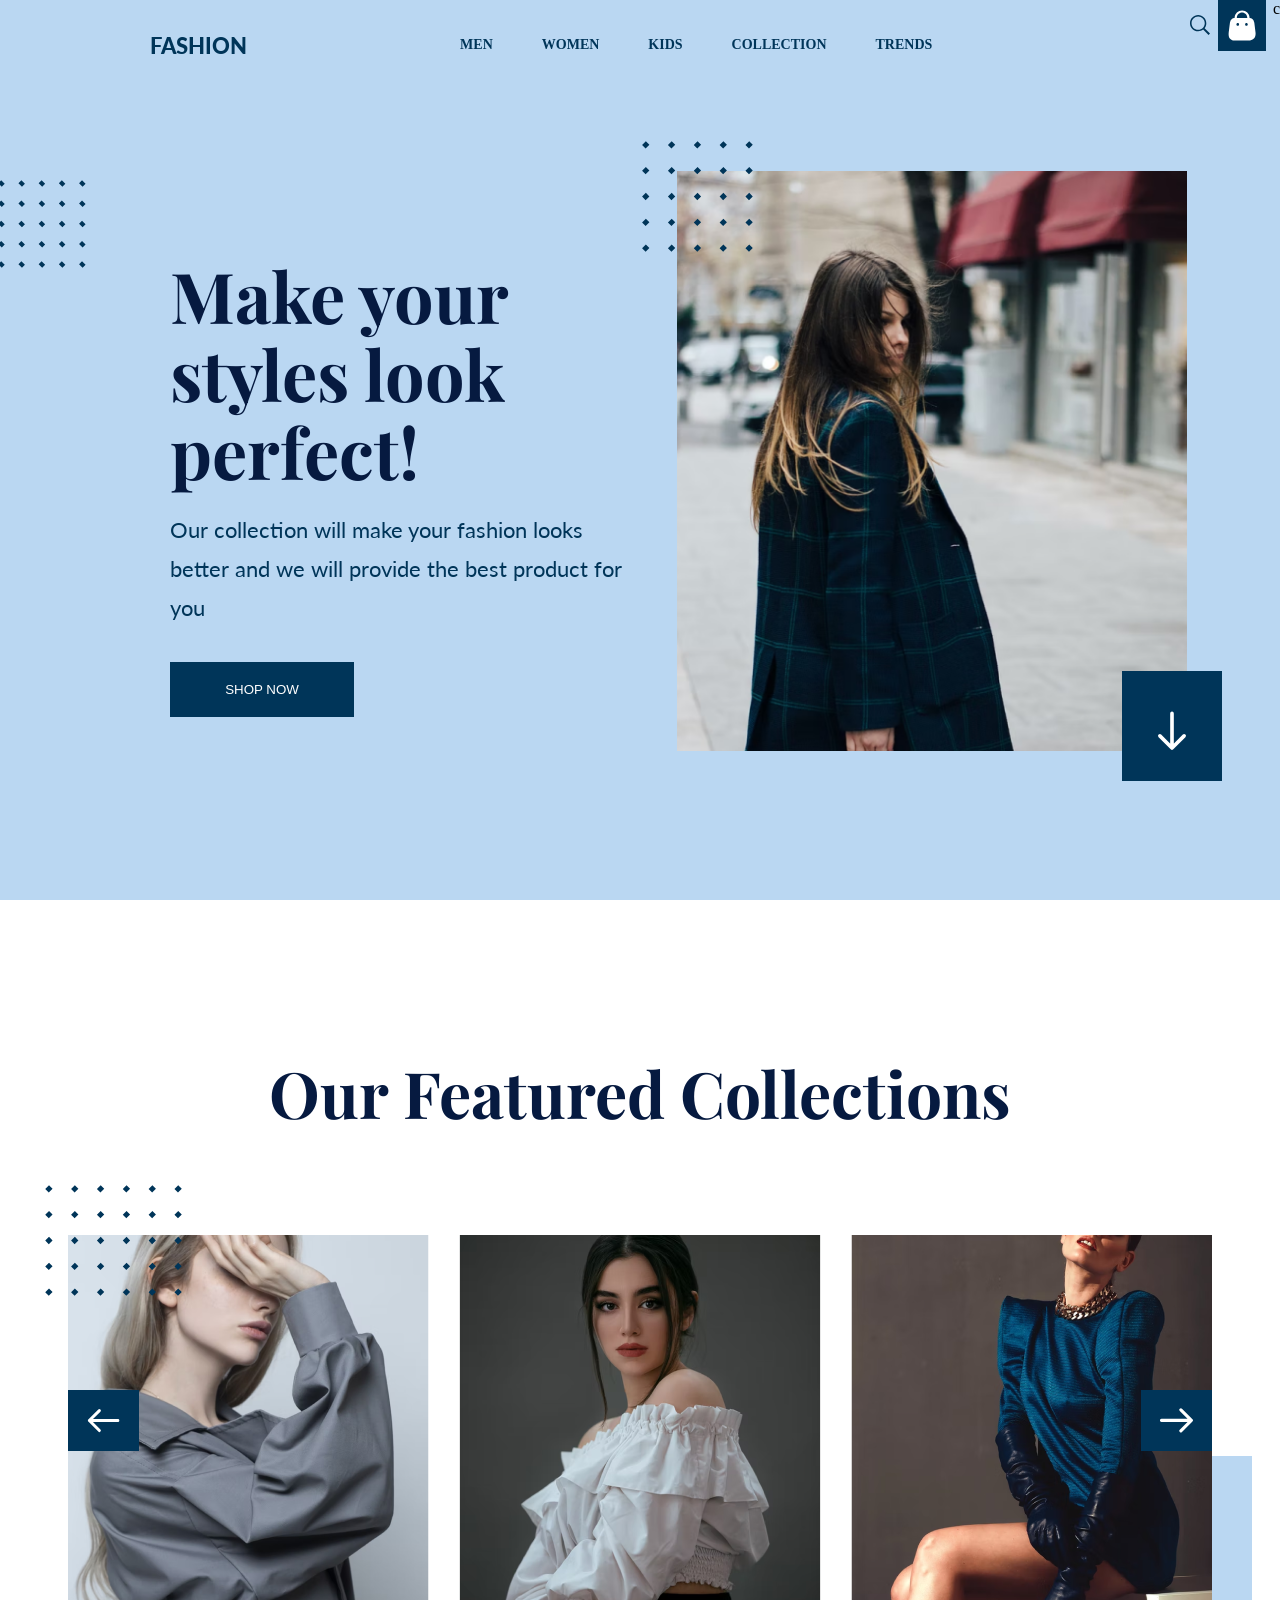
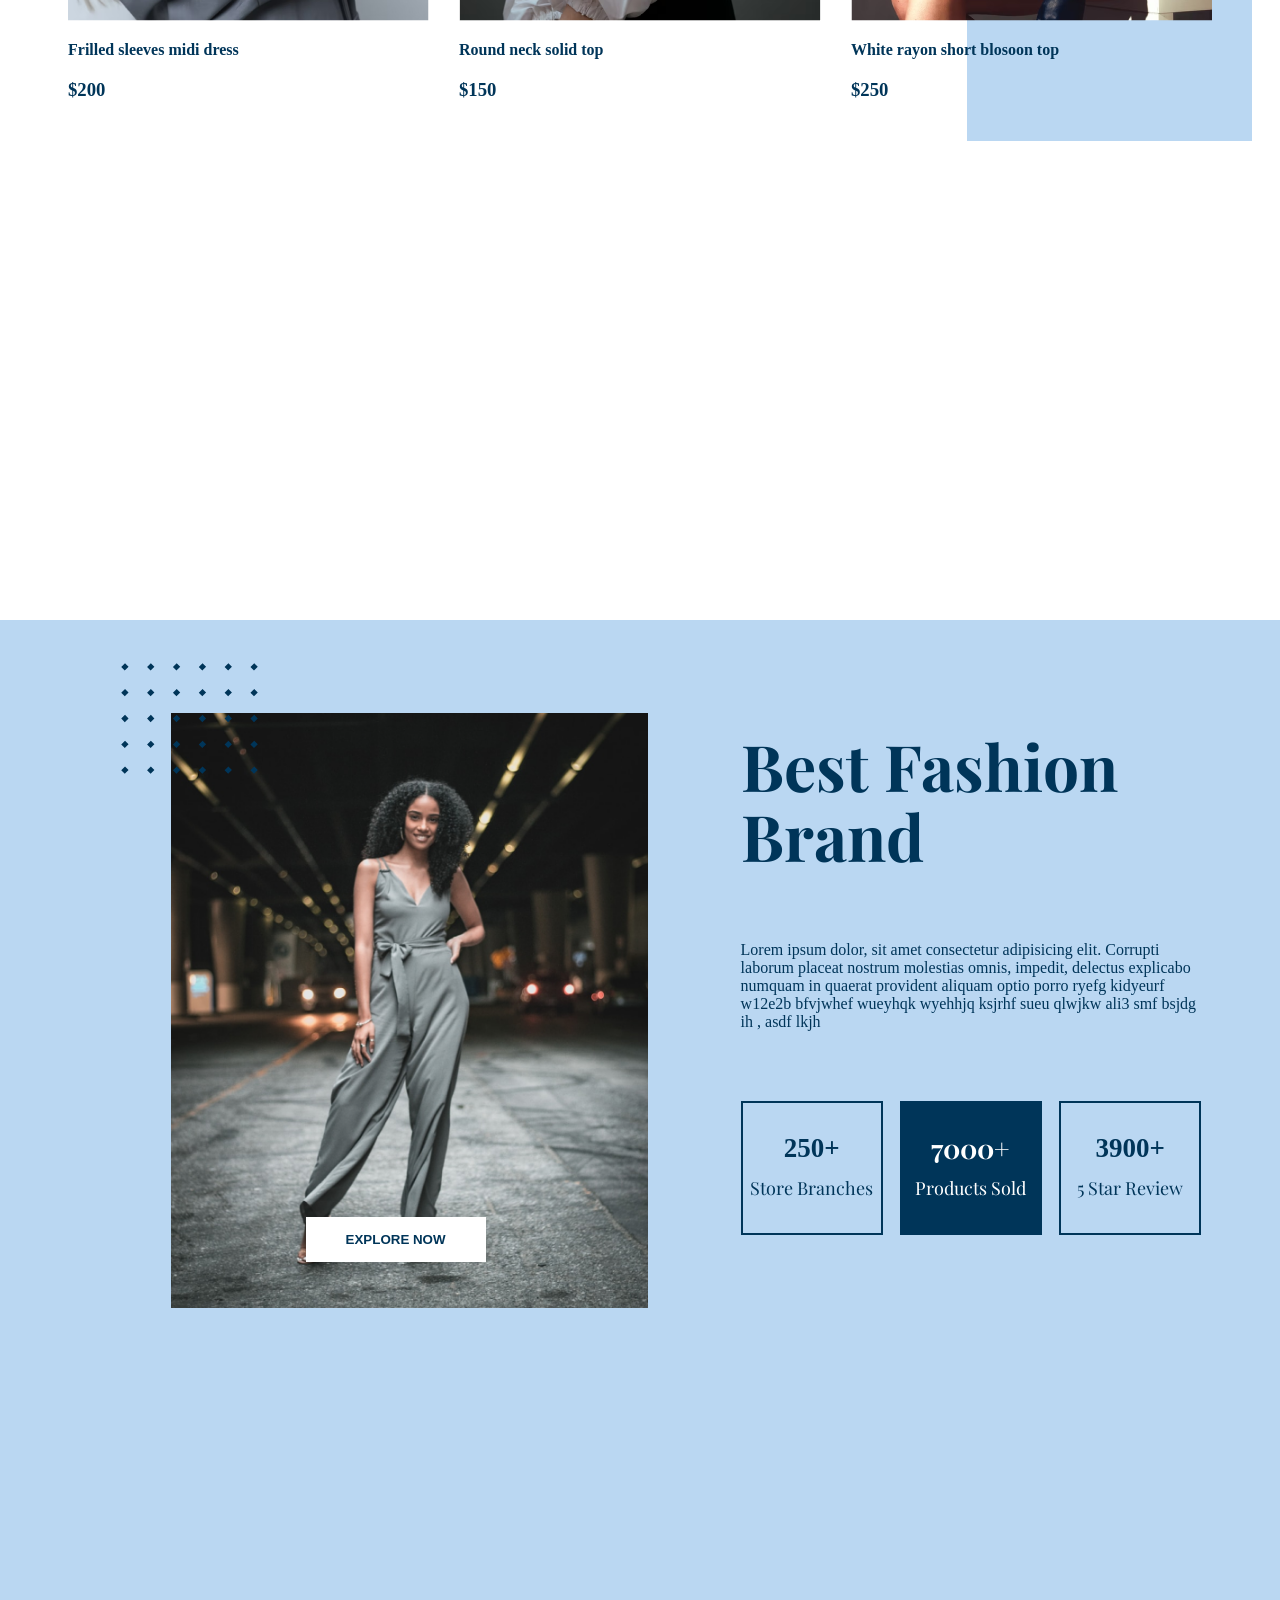
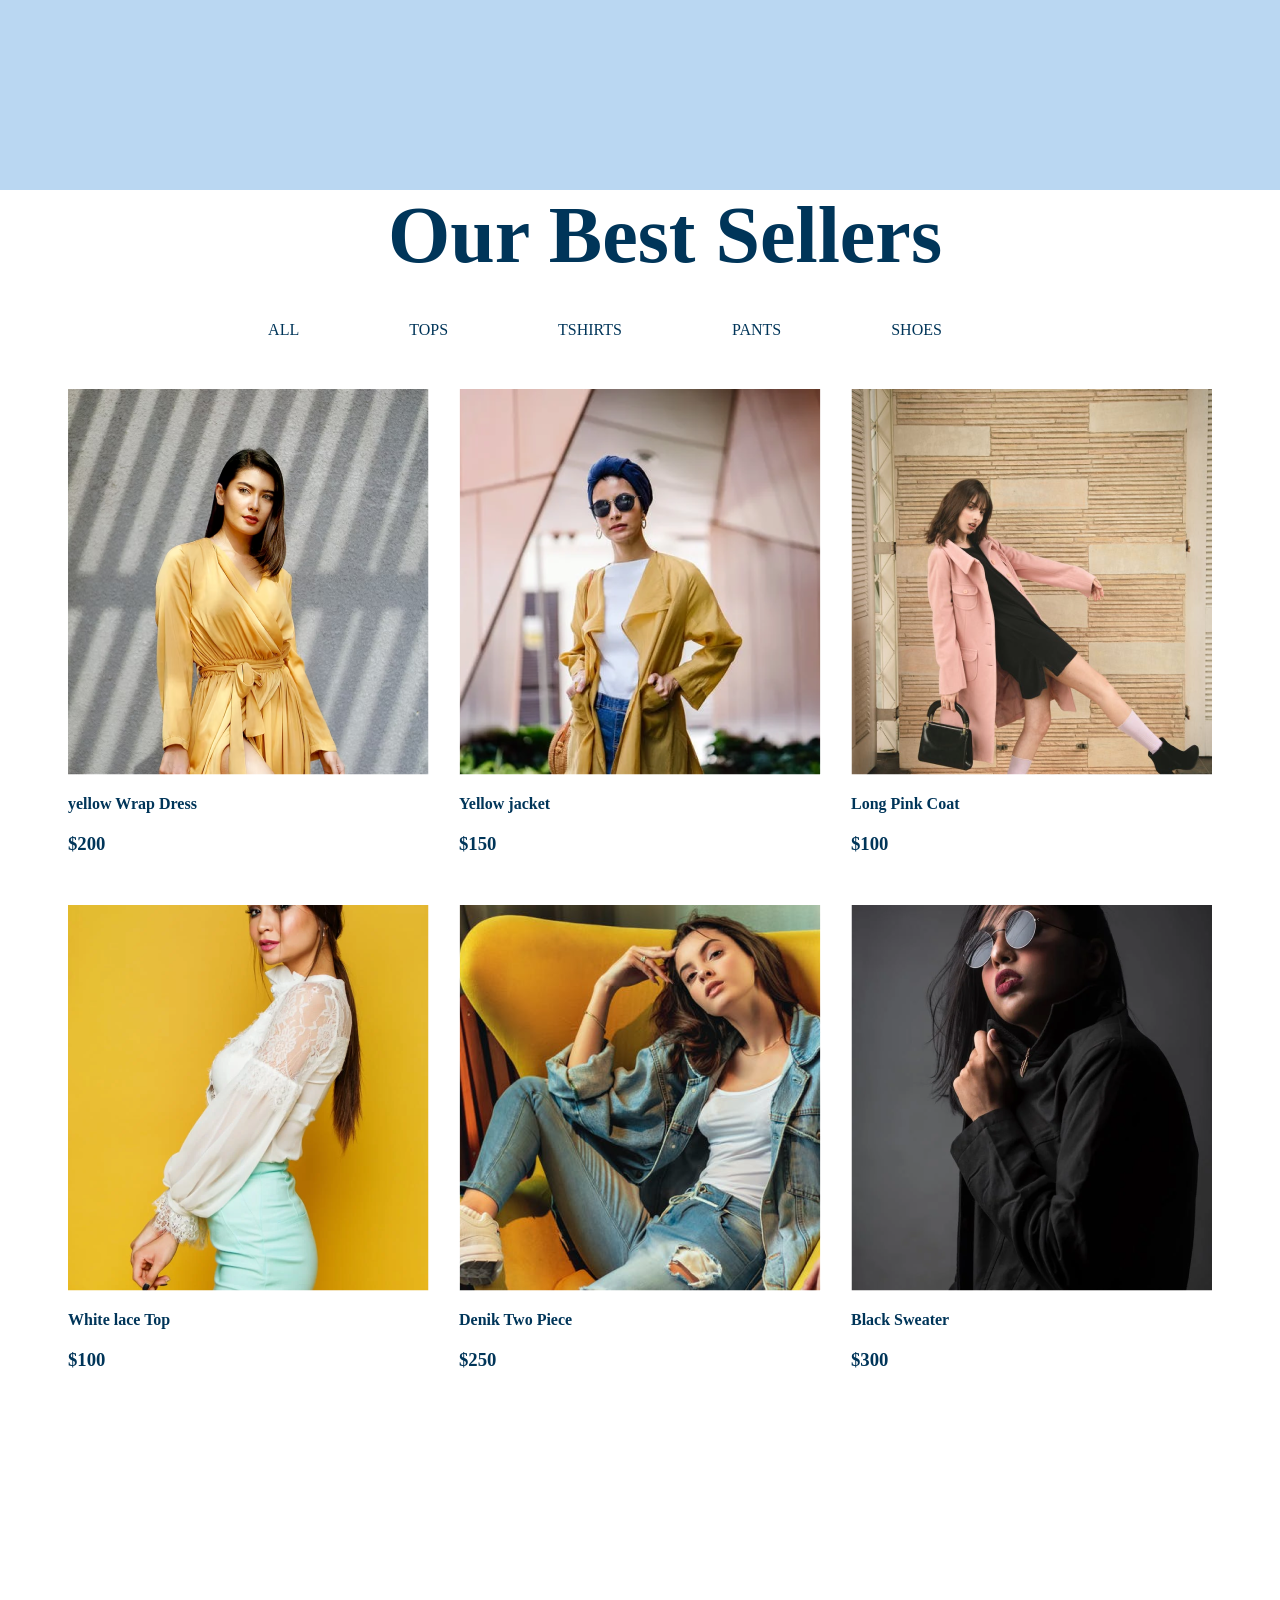
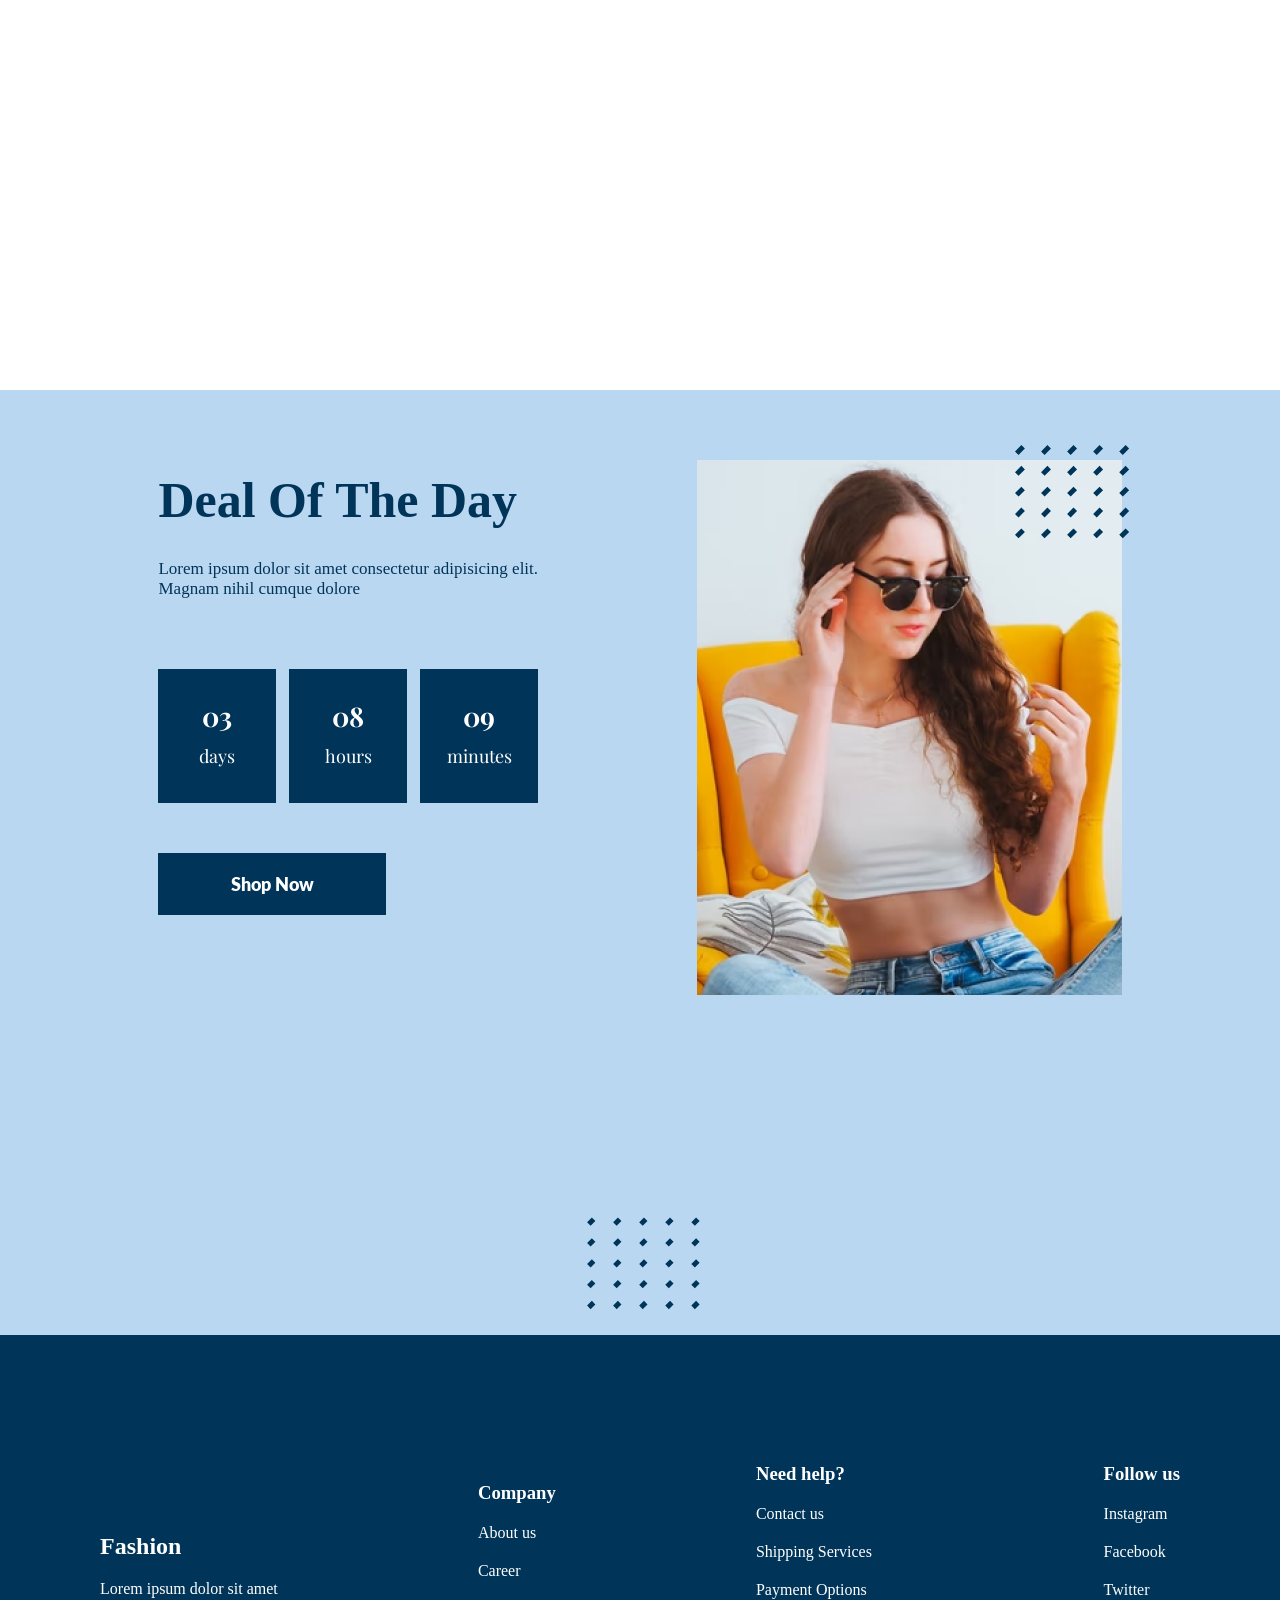
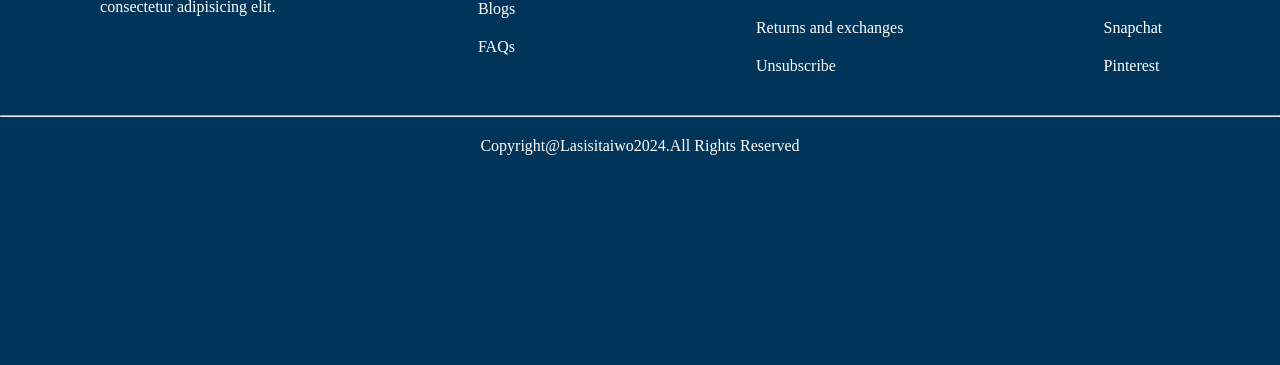
<file: index.html>
<!DOCTYPE html>
<html lang="en">
  <head>
    <meta charset="UTF-8" />
    <meta name="viewport" content="width=device-width, initial-scale=100%" />
    <title>Fashion Website</title>
    <link rel="preconnect" href="https://fonts.googleapis.com" />
    <link rel="preconnect" href="https://fonts.gstatic.com" crossorigin />

    <link rel="stylesheet" href="fashion.css" />
  </head>
  <body>
    <div class="hero">
      <header>
        <nav>
          <h2 id="h2">FASHION</h2>
          <div class="links">
            <a href="">MEN</a>
            <a href="">WOMEN</a>
            <a href="">KIDS</a>
            <a href="">COLLECTION</a>
            <a href="">TRENDS</a>
          </div>
          <div class="icons">
            <img id="icon1" src="./files/search.svg" alt="icon" />
            <img id="icon2" src="./files/bag.svg" alt="icon2" /> c
          </div>
        </nav>
      </header>
      <main>
        <div class="main1">
          <h1 id="h1">Make your styles look perfect!</h1>
          <p id="p1">
            Our collection will make your fashion looks better and we will
            provide the best product for you
          </p>
          <button id="btn">SHOP NOW</button>
          <img id="secondvector" src="./Vector.svg" alt="">
        </div>
        <div class="main2">
          <img src="./files/image 531.png" alt="" width="510px" height="580px" />
          <img
            id="arrowdown"
            src="./files/arrow-down.svg"
            alt=""
            width="50px"
            height="40px"
          />
          <img id="vector" src="Vector (1).svg" alt="">
        </div>
      </main>
    </div>
    <div class="body2">
      <div class="main3">
        <h1 class="secondh1">Our Featured Collections</h1>
        <img id="thirdvector" src="./Vector (2).svg" alt="">
        <div class="images">
          <div class="image">
            <img src="./files/image 532.png" alt="" />
            <img
              id="leftarrow"
              src="./files/arrow-left.svg"
              alt=""
              width="35px"
              height="25px"
            />
            <p>Frilled sleeves midi dress</p>
            <h3>$200</h3>
          </div>
          <div class="image">
            <img src="./files/image 533.png" alt="" />
            <p>Round neck solid top</p>
            <h3>$150</h3>
          </div>
          <div class="image">
            <img src="./files/image 534.png" alt="" />
            <img id="fourthvector" src="./Rectangle 133.png" width="285px" height="285px" alt="blue rectangle">
            <img
              id="rightarrow"
              src="./files/arrow-right.svg"
              alt=""
              width="35px"
              height="25px"
            />

            <p>White rayon short blosoon top</p>
            <h3>$250</h3>
          </div>
        </div>
      </div>
    </div>
    <div class="hero3">
      <main class="body3">
        <div class="main4">
          <img src="./files/Rectangle 143.png" alt="" width="90%" />
          <button id="explorebutton">EXPLORE NOW</button>
          <img id="fifthvector" src="./Vector (2).svg" alt="vector">
        </div>
        <div class="main5">
          <h1 id="bestfashion1">Best Fashion Brand</h1>
          <p id="bestfashion2">
            Lorem ipsum dolor, sit amet consectetur adipisicing elit. Corrupti
            laborum placeat nostrum molestias omnis, impedit, delectus explicabo
            numquam in quaerat provident aliquam optio porro ryefg kidyeurf
            w12e2b bfvjwhef wueyhqk wyehhjq ksjrhf sueu qlwjkw ali3 smf bsjdg ih
            , asdf lkjh
          </p>
          <article>
            <span id="bestfashion3">
              <h1>250+</h1>
              <p>Store Branches</p>
            </span>
            <span id="bestfashion">
              <h1>7000+</h1>
              <p>Products Sold</p>
            </span>
            <span id="bestfashion3">
              <h1>3900+</h1>
              <p>5 Star Review</p>
            </span>
          </article>
        </div>
      </main>
    </div>
    <div class="hero4">
      <div class="body4">
        <div class="heading3">
          <h1 class="bestsellers">Our Best Sellers</h1>
          <nav class="nav2">
            <a href="">ALL</a>
            <a href="">TOPS</a>
            <a href="">TSHIRTS</a>
            <a href="">PANTS</a>
            <a href="">SHOES</a>
          </nav>
        </div>
        <div class="image2">
          <div class="image">
            <img src="./files/image 5344 (2).png" alt="" />
            <p>yellow Wrap Dress</p>
            <h3>$200</h3>
          </div>
          <div class="image">
            <img src="./files/image 5344 (3).png" alt="" />
            <p>Yellow jacket</p>
            <h3>$150</h3>
          </div>
          <div class="image">
            <img src="./files/image 5344 (1).png" alt="" />
            <p>Long Pink Coat</p>
            <h3>$100</h3>
          </div>
        </div>
        <div class="image3">
          <div class="image">
            <img src="./files/image 536.png" alt="" />
            <p>White lace Top</p>
            <h3>$100</h3>
          </div>
          <div class="image">
            <img src="./files/image 535.png" alt="" />
            <p>Denik Two Piece</p>
            <h3>$250</h3>
          </div>
          <div class="image">
            <img src="./files/image 537.png" alt="" />
            <p>Black Sweater</p>
            <h3>$300</h3>
          </div>
        </div>
      </div>
    </div>
    <div class="hero5">
      <div class="body5">
        <article class="article2">
          <h1 id="deal">Deal Of The Day</h1>
          <p id="deal2">
            Lorem ipsum dolor sit amet consectetur adipisicing elit. <br />
            Magnam nihil cumque dolore
          </p>
          <div class="span2">
            <span id="span2">
              <h1>03</h1>
              <p>days</p>
            </span>
            <span id="span2">
              <h1>08</h1>
              <p>hours</p>
            </span>
            <span id="span2">
              <h1>09</h1>
              <p>minutes</p>
            </span>
          </div>
          <button class="shopnow">Shop Now</button>
        </article>
        <div class="image2">
          <img id="dealimage" src="./files/Mask group.png" alt="" />
          <img id="union1" src="./Union (1).svg" alt="">
          <img id="union" src="./Union.svg" alt="">
        </div>
      </div>
    </div>
    <div class="hero6">
      <div class="body6">
        <article class="footer1">
          <h2>Fashion</h2>
          <p>
            Lorem ipsum dolor sit amet <br />
            consectetur adipisicing elit.
          </p>
        </article>
        <article class="footer2">
          <h3>Company</h3>
          <p>About us</p>
          <p>Career</p>
          <p>Blogs</p>
          <p>FAQs</p>
        </article>
        <article class="footer2">
          <h3>Need help?</h3>
          <p>Contact us</p>
          <p>Shipping Services</p>
          <p>Payment Options</p>
          <p>Returns and exchanges</p>
          <p>Unsubscribe</p>
        </article>
        <article class="footer2">
          <h3>Follow us</h3>
          <p>Instagram</p>
          <p>Facebook</p>
          <p>Twitter</p>
          <p>Snapchat</p>
          <p>Pinterest</p>
        </article>
      </div>
      <hr />
      <div class="copyright">
        <p>Copyright@Lasisitaiwo2024.All Rights Reserved</p>
      </div>

    </div>
  </body>
</html>
</file>
<file: fashion.css>
@import url("https://fonts.googleapis.com/css2?family=Lato:ital,wght@0,100;0,300;0,400;0,700;0,900;1,100;1,300;1,400;1,700;1,900&display=swap");

@import url("https://fonts.googleapis.com/css2?family=Lato:ital,wght@0,100;0,300;0,400;0,700;0,900;1,100;1,300;1,400;1,700;1,900&family=Playfair+Display:ital,wght@0,400..900;1,400..900&display=swap");

* {
  margin: 0;
}

nav {
  display: flex;
  justify-content: space-between;
}
#h2 {
  padding-top: 32px;
  color: #003559;
  font-family: Lato;
  font-size: 22px;
  font-weight: 900;
  margin-left: 150px;
}

.hero {
  height: 900px;
  background-color: #bad7f2;
  position: relative;
}

.links {
  margin-top: 35px;
}

.links a {
  color: #003559;
  text-decoration: none;
  padding-right: 45px;
  font-size: 14px;
  font-weight: bold;
}
.links a:hover {
  color: white;
  transform: scale(1.7);
}

.icons {
  display: flex;
  justify-content: space-between;
  width: 7%;
  margin-bottom: 10px;
}

#icon2 {
  background-color: #003559;
  padding: 10px;
}
#icon1 {
  height: 20px;
  padding-top: 15px;
}

main {
  /* border: 2px solid black; */
  /* height: 500px; */
  width: 90%;
  margin-top: 60px;
  margin-left: 70px;
  display: flex;
  justify-content: space-between;
}

.main1 {
  display: flex;
  flex-direction: column;
  gap: 20px;
  height: 446px;
  width: 478px;
  color: #003559;
  padding-left: 100px;
  padding-top: 135px;
}
#btn {
  width: 39%;
  padding: 20px 20px;
  background-color: #003559;
  color: white;
  border: none;
  margin-top: 15px;
}
#btn {
  cursor: pointer;
}

#h1 {
  font-family: "playfair display";
  font-size: 70px;
  font-weight: 700;
  line-height: 78px;
  color: #061a40;
}
#p1 {
  font-size: 22px;
  font-weight: 400;
  font-family: Lato;
  line-height: 39px;
}
.main2 {
  position: relative;
  height: 640px;
  width: 587.16px;
  margin-top: 20px;
  display: flex;
  justify-content: center;
  align-items: center;
}
#arrowdown {
  position: absolute;
  bottom: 0px;
  right: 0px;
  background-color: #003559;
  padding: 25px;
  padding-top: 40px;
  padding-bottom: 30px;
}
#vector {
  position: absolute;
  top: 0px;
  left: 0px;
}

#secondvector {
  position: absolute;
  left: 0px;
  top: 180px;
}

.images {
  display: flex;
  justify-content: center;
  gap: 30px;
  margin-top: 50px;
}

.body2 {
  height: 140vh;
  position: relative;
}

.secondh1 {
  display: flex;
  align-items: center;
  justify-content: center;
  font-family: "playfair display";
  font-size: 64px;
  font-weight: 700;
  padding-top: 150px;
  padding-bottom: 50px;
  color: #061A40;
}
#thirdvector{
  position: absolute;
  z-index: 1;
  left: 45px;
}
#fourthvector{
  position: absolute;
  z-index: -1;
  bottom: -40px;
  right: -40px;
}

.image {
  position: relative;
  display: flex;
  flex-direction: column;
  gap: 20px;
  color: #003559;
  font-weight: bolder;
}
#leftarrow {
  position: absolute;
  background-color: #003559;
  bottom: 250px;
  padding: 18px;
  cursor: pointer;
}
#rightarrow {
  position: absolute;
  background-color: #003559;
  bottom: 250px;
  left: 290px;
  padding: 18px;
  cursor: pointer;
}
/* #bluebox {
  position: absolute;
  right: 500;
  bottom: 0; */

.hero3 {
  height: 130vh;
  background-color: #BAD7F2;
}

.body3 {
  height: 700px;
  display: flex;
  justify-content: center;
  align-items: center;
  gap: 40px;
  position: relative;
}

#fifthvector{
  position: absolute;
  left: -50px;
  top: -50px;
}

.main4 {
  position: relative;
  margin-left: 80px;
  margin-top: 85px;
}
#explorebutton {
  position: absolute;
  bottom: 50px;
  left: 135px;
  padding: 15px 40px;
  background-color: white;
  border: none;
  cursor: pointer;
  color: #003559;
  font-weight: 900;
}

.main5 {
  display: flex;
  flex-direction: column;
  gap: 70px;
  width: 40%;
  padding-top: 25px;
}
article {
  display: flex;
  height: 200x;

  justify-content: space-between;
}
article span {
  display: flex;
  flex-direction: column;
  justify-content: center;
  align-items: center;
  border: 2px solid;
  border-color: #003559;
  width: 30%;
  height: 130px;
  font-family: "playfair display";
  font-weight: 400;
  font-size: 18px;
  line-height: 40px;
}
#bestfashion1 {
  color: #003559;
  font-size: 64px;
  font-family: "playfair display";
  font-weight: 700;
  width: 530px;
  line-height: 70px;
}
#bestfashion2 {
  color: #003559;
}
#bestfashion {
  background-color: #003559;
  color: white;
}

#bestfashion3 {
  color: #003559;
  font-family: Georgia, "Times New Roman", Times, serif;
}

.hero4 {
  height: 200vh;
}

.bestsellers {
  font-size: 80px;
  margin-left: 50px;
  color: #003559;
}
.heading3 {
  display: flex;
  flex-direction: column;
  align-items: center;
  gap: 40px;
}
.nav2 a {
  text-decoration: none;
  color: #003559;
  padding: 0px 20px;
  margin-right: 70px;
}

.nav2 a:hover {
  text-decoration: underline;
  transform: scale(1.3);
}

.image2 {
  display: flex;
  justify-content: center;
  align-items: center;
  gap: 30px;
  margin-top: 50px;
}
.image3 {
  display: flex;
  justify-content: center;
  align-items: center;
  gap: 30px;
  margin-top: 50px;
}

.hero5 {
  height: 105vh;
  background-color: #BAD7F2;
  position: relative;
}

#union{
  position: absolute;
}

#union1{
  position: absolute;
}


.body5 {
  display: flex;
  /* border: 2px solid black; */
  justify-content: space-evenly;
  align-items: center;
}
.article2 {
  /* border: 2px solid black; */
  display: flex;
  flex-direction: column;
  gap: 30px;
}
.span2 {
  display: flex;
  justify-content: space-between;
  padding-top: 40px;
}
#deal {
  font-size: 49.98px;
  color: #003559;
  font-weight: 700;
}

#dealimage{
  margin-top: 20px;
}

#deal2 {
  font-size: 17px;
  color: #003559;
}
.shopnow {
  margin-top: 20px;
  width: 60%;
  padding: 20px 10px;
  background-color: #003559;
  color: white;
  border: none;
  cursor: pointer;
  font-weight: 800;
  font-size: 18px;
  font-family: Lato;
}

#span2 {
  background-color: #003559;
  color: white;

}
span p{
  font-family: "playfair display";
}

#union{
position: absolute;
bottom: 25px;
right: 580px;
}

#union1{
  position: absolute;
  right: 150px;
  top: 55px;
}




.hero6 {
  height: 70vh;
  background-color: #003559;
}
.body6 {
  display: flex;
  color: white;
  justify-content: space-around;
  align-items: center;
  padding-top: 10%;
}
.footer1 {
  display: flex;
  flex-direction: column;
  gap: 20px;
  padding-bottom: 30px;
}
.footer2 {
  display: flex;
  flex-direction: column;
  gap: 20px;
  padding-bottom: 40px;
}

.copyright {
  display: flex;
  justify-content: center;
  padding-top: 20px;
  color: white;
}
</file>
